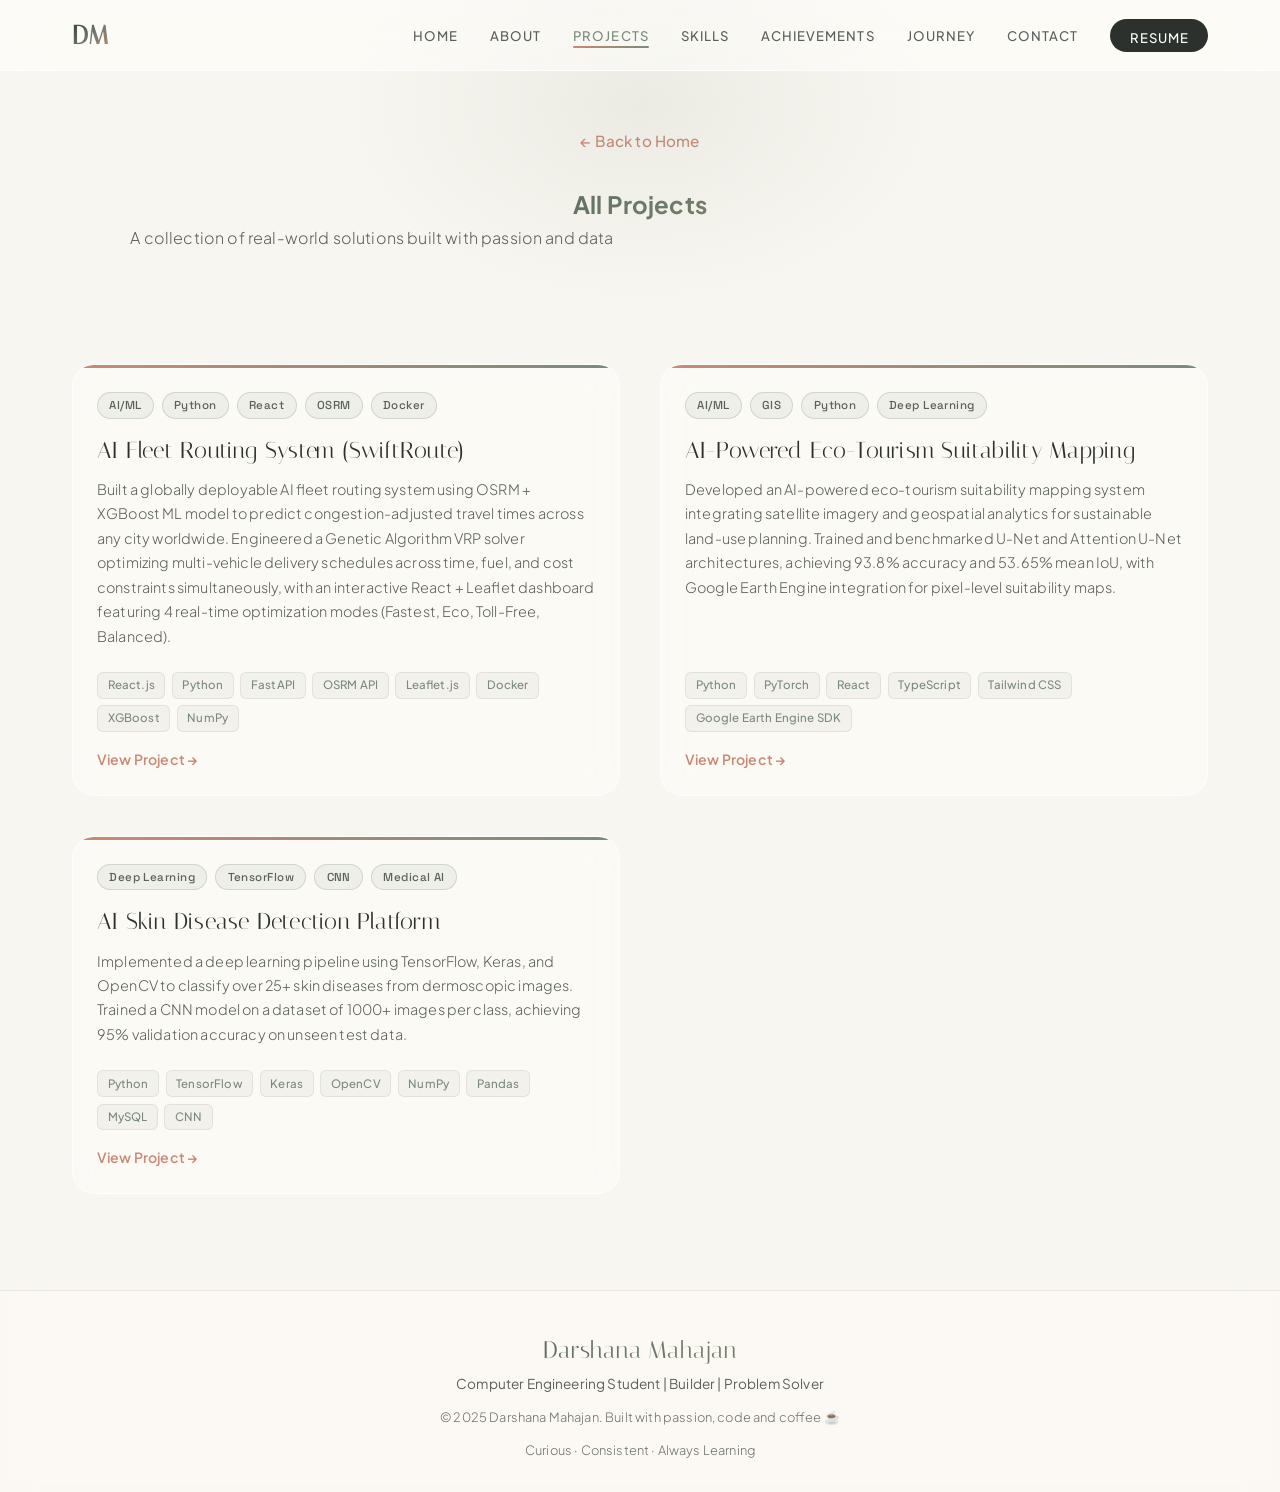
<file: projects.html>
<!DOCTYPE html>
<html lang="en">
<head>
  <meta charset="UTF-8">
  <meta name="viewport" content="width=device-width, initial-scale=1.0">
  <meta name="description" content="All Projects - Darshana Mahajan | Computer Engineering Student, Builder, Problem Solver">
  <title>Projects | Darshana Mahajan</title>
  <link rel="preconnect" href="https://fonts.googleapis.com">
  <link href="https://fonts.googleapis.com/css2?family=Poppins:wght@300;400;500;600;700;800&display=swap" rel="stylesheet">
  <link rel="stylesheet" href="css/style.css">
</head>
<body>

  <!-- ======================== NAVBAR ======================== -->
  <nav class="navbar" id="navbar">
    <div class="navbar-inner">
      <a href="index.html" class="logo">DM</a>
      <button class="hamburger" id="hamburger" aria-label="Toggle menu">
        <span></span><span></span><span></span>
      </button>
      <ul class="nav-links" id="nav-links">
        <li><a href="index.html">Home</a></li>
        <li><a href="index.html#about">About</a></li>
        <li><a href="projects.html" class="active">Projects</a></li>
        <li><a href="index.html#skills">Skills</a></li>
        <li><a href="index.html#achievements">Achievements</a></li>
        <li><a href="index.html#journey">Journey</a></li>
        <li><a href="index.html#contact">Contact</a></li>
        <li><a href="#" class="resume-btn">Resume</a></li>
      </ul>
    </div>
  </nav>

  <!-- ======================== PAGE HERO ======================== -->
  <section class="projects-page-hero">
    <div class="container">
      <a href="index.html" class="back-link">← Back to Home</a>
      <h1 class="gradient-text">All Projects</h1>
      <p class="section-subtitle">A collection of real-world solutions built with passion and data</p>
    </div>
  </section>

  <!-- ======================== ALL PROJECTS GRID ======================== -->
  <section class="all-projects-section">
    <div class="container">
      <div class="all-projects-grid">

        <!-- Project 1: AI Fleet Routing System -->
        <div class="project-card fade-in">
          <div class="project-card-top-border"></div>
          <div class="project-card-body">
            <div class="project-tags">
              <span class="tag">AI/ML</span>
              <span class="tag">Python</span>
              <span class="tag">React</span>
              <span class="tag">OSRM</span>
              <span class="tag">Docker</span>
            </div>
            <h3 class="project-title">AI Fleet Routing System (SwiftRoute)</h3>
            <p class="project-desc">
              Built a globally deployable AI fleet routing system using OSRM + XGBoost ML model to predict
              congestion-adjusted travel times across any city worldwide. Engineered a Genetic Algorithm VRP
              solver optimizing multi-vehicle delivery schedules across time, fuel, and cost constraints
              simultaneously, with an interactive React + Leaflet dashboard featuring 4 real-time optimization
              modes (Fastest, Eco, Toll-Free, Balanced).
            </p>
            <div class="project-tech">
              <span class="tech-badge">React.js</span>
              <span class="tech-badge">Python</span>
              <span class="tech-badge">FastAPI</span>
              <span class="tech-badge">OSRM API</span>
              <span class="tech-badge">Leaflet.js</span>
              <span class="tech-badge">Docker</span>
              <span class="tech-badge">XGBoost</span>
              <span class="tech-badge">NumPy</span>
            </div>
            <a href="#" class="project-link">View Project →</a>
          </div>
        </div>

        <!-- Project 2: AI-Powered Eco-Tourism Suitability Mapping -->
        <div class="project-card fade-in">
          <div class="project-card-top-border"></div>
          <div class="project-card-body">
            <div class="project-tags">
              <span class="tag">AI/ML</span>
              <span class="tag">GIS</span>
              <span class="tag">Python</span>
              <span class="tag">Deep Learning</span>
            </div>
            <h3 class="project-title">AI-Powered Eco-Tourism Suitability Mapping</h3>
            <p class="project-desc">
              Developed an AI-powered eco-tourism suitability mapping system integrating satellite imagery and
              geospatial analytics for sustainable land-use planning. Trained and benchmarked U-Net and Attention
              U-Net architectures, achieving 93.8% accuracy and 53.65% mean IoU, with Google Earth Engine
              integration for pixel-level suitability maps.
            </p>
            <div class="project-tech">
              <span class="tech-badge">Python</span>
              <span class="tech-badge">PyTorch</span>
              <span class="tech-badge">React</span>
              <span class="tech-badge">TypeScript</span>
              <span class="tech-badge">Tailwind CSS</span>
              <span class="tech-badge">Google Earth Engine SDK</span>
            </div>
            <a href="#" class="project-link">View Project →</a>
          </div>
        </div>

        <!-- Project 3: AI Skin Disease Detection Platform -->
        <div class="project-card fade-in">
          <div class="project-card-top-border"></div>
          <div class="project-card-body">
            <div class="project-tags">
              <span class="tag">Deep Learning</span>
              <span class="tag">TensorFlow</span>
              <span class="tag">CNN</span>
              <span class="tag">Medical AI</span>
            </div>
            <h3 class="project-title">AI Skin Disease Detection Platform</h3>
            <p class="project-desc">
              Implemented a deep learning pipeline using TensorFlow, Keras, and OpenCV to classify over 25+
              skin diseases from dermoscopic images. Trained a CNN model on a dataset of 1000+ images per
              class, achieving 95% validation accuracy on unseen test data.
            </p>
            <div class="project-tech">
              <span class="tech-badge">Python</span>
              <span class="tech-badge">TensorFlow</span>
              <span class="tech-badge">Keras</span>
              <span class="tech-badge">OpenCV</span>
              <span class="tech-badge">NumPy</span>
              <span class="tech-badge">Pandas</span>
              <span class="tech-badge">MySQL</span>
              <span class="tech-badge">CNN</span>
            </div>
            <a href="#" class="project-link">View Project →</a>
          </div>
        </div>

      </div>
    </div>
  </section>

  <!-- ======================== FOOTER ======================== -->
  <footer>
    <div class="container">
      <p class="footer-name gradient-text">Darshana Mahajan</p>
      <p class="footer-tagline">Computer Engineering Student | Builder | Problem Solver</p>
      <p class="footer-copy">© 2025 Darshana Mahajan. Built with passion, code and coffee ☕</p>
      <p class="footer-copy">Curious · Consistent · Always Learning</p>
    </div>
  </footer>

  <script src="js/main.js"></script>
</body>
</html>
</file>
<file: css/style.css>
/* ============================================================
   Darshana Mahajan — Portfolio Stylesheet
   Natural-light glassmorphism aesthetic
   (Natural Light palette + Italiana/Plus Jakarta Sans/Space Grotesk)
   ============================================================ */

/* ============================================================
   1. GOOGLE FONTS IMPORT
   ============================================================ */
@import url('https://fonts.googleapis.com/css2?family=Italiana&family=Plus+Jakarta+Sans:wght@300;400;500;600;700&family=Space+Grotesk:wght@400;500;600&family=Fira+Code:wght@400;500&display=swap');

/* ============================================================
   2. CSS DESIGN TOKENS
   ============================================================ */
:root {
  /* ── Natural light backgrounds (kept transparent so canvas shows) ── */
  --bg-primary:    transparent;
  --bg-secondary:  transparent;
  --bg-card:       rgba(255, 255, 255, 0.45);
  --border-card:   rgba(255, 255, 255, 0.7);

  /* ── Page base colour (also used by canvas fill) ── */
  --page-base:     #F8F6F0;

  /* ── Text — warm stone for readability on light bg ── */
  --text-primary:  #2D312E;          /* deep warm stone            */
  --text-secondary:#5A605B;          /* medium muted stone-green   */
  --text-muted:    #8A8F87;          /* light muted stone           */

  /* ── Accents — natural light palette ── */
  --accent-purple: #7A8B7B;          /* flora (kept var name)       */
  --accent-cyan:   #7A8B7B;          /* flora alias                 */
  --accent-pink:   #C88A75;          /* clay                        */
  --accent-teal:   #7A8B7B;          /* flora alias                 */
  --accent-orange: #C88A75;          /* clay alias                  */

  /* Natural light named tokens */
  --color-cream:   #FDFBF7;
  --color-mist:   #EAE6DF;
  --color-sand:   #D8CEBE;
  --color-flora:  #7A8B7B;
  --color-clay:   #C88A75;
  --color-sunlight:#FFEAA7;
  --color-ink:    #2D312E;

  /* ── Gradients (warm earth tones, names kept) ── */
  --gradient-main:     linear-gradient(135deg, #2D312E, #7A8B7B);
  --gradient-warm:     linear-gradient(135deg, #C88A75, #7A8B7B);
  --gradient-cool:     linear-gradient(135deg, #7A8B7B, #D8CEBE);
  --gradient-text-val: linear-gradient(135deg, #2D312E 0%, #687969 50%, #C88A75 100%);

  /* Shape */
  --radius-card:   22px;
  --radius-pill:   50px;
  --radius-sm:     10px;

  /* Transitions */
  --transition-fast: 0.2s ease;
  --transition-mid:  0.35s ease;
  --transition-slow: 0.65s ease;

  /* Typography */
  --font-display: 'Italiana', serif;
  --font-body:    'Plus Jakarta Sans', sans-serif;
  --font-code:    'Fira Code', monospace;
  --font-mono:    'Space Grotesk', sans-serif;
}

/* ============================================================
   3. RESET & BASE STYLES
   ============================================================ */
*,
*::before,
*::after {
  margin: 0;
  padding: 0;
  box-sizing: border-box;
}

html {
  scroll-behavior: smooth;
  font-size: 16px;
}

body {
  font-family: var(--font-body), -apple-system, BlinkMacSystemFont, sans-serif;
  background-color: #F8F6F0;
  color: var(--text-primary);
  overflow-x: hidden;
  line-height: 1.6;
  -webkit-font-smoothing: antialiased;
  -moz-osx-font-smoothing: grayscale;
  font-feature-settings: "kern" 1, "liga" 1;
  letter-spacing: 0.01em;
}

/* ── Global ambient canvas — fixed behind everything ── */
#ambient-canvas {
  position: fixed;
  top: 0; left: 0;
  width: 100vw;
  height: 100vh;
  z-index: -1;
  pointer-events: none;
  display: block;
}

img {
  max-width: 100%;
  height: auto;
  display: block;
}

a {
  color: inherit;
  text-decoration: none;
}

ul,
ol {
  list-style: none;
}

button {
  cursor: pointer;
  border: none;
  background: none;
  font-family: inherit;
}

input,
textarea {
  font-family: inherit;
}

/* Selection highlight — warm clay */
::selection {
  background: rgba(200, 138, 117, 0.2);
  color: #2D312E;
}

::-moz-selection {
  background: rgba(200, 138, 117, 0.2);
  color: #2D312E;
}

/* Custom scrollbar */
::-webkit-scrollbar {
  width: 8px;
}

::-webkit-scrollbar-track {
  background: #F8F6F0;
}

::-webkit-scrollbar-thumb {
  background: rgba(180, 170, 155, 0.3);
  border-radius: 4px;
}

::-webkit-scrollbar-thumb:hover {
  background: rgba(122, 139, 123, 0.6);
}

/* Firefox scrollbar */
html {
  scrollbar-width: thin;
  scrollbar-color: rgba(122, 139, 123, 0.5) #F8F6F0;
}

/* ============================================================
   4. UTILITY CLASSES
   ============================================================ */
.container {
  max-width: 1200px;
  margin: 0 auto;
  padding: 0 2rem;
  width: 100%;
}

/* Gradient text — natural sunlight gradient */
.gradient-text {
  background: var(--gradient-text-val);
  -webkit-background-clip: text;
  -webkit-text-fill-color: transparent;
  background-clip: text;
}

/* Primary button — dark stone, white text, uppercase tracking */
.btn-primary {
  display: inline-flex;
  align-items: center;
  justify-content: center;
  gap: 0.5rem;
  background: #2D312E;
  color: #ffffff;
  font-family: var(--font-body);
  font-size: 0.82rem;
  font-weight: 700;
  padding: 0.9rem 2rem;
  border-radius: var(--radius-pill);
  border: none;
  cursor: pointer;
  text-decoration: none;
  text-transform: uppercase;
  letter-spacing: 0.08em;
  transition: transform var(--transition-fast),
              box-shadow var(--transition-fast),
              opacity var(--transition-fast);
  position: relative;
  overflow: hidden;
  box-shadow: 0 10px 30px rgba(45, 49, 46, 0.18);
}

.btn-primary::before {
  content: '';
  position: absolute;
  inset: 0;
  background: linear-gradient(135deg, #3a403b, #7A8B7B);
  opacity: 0;
  transition: opacity var(--transition-fast);
  border-radius: inherit;
}

.btn-primary:hover {
  transform: translateY(-3px);
  box-shadow: 0 16px 40px rgba(45, 49, 46, 0.28);
}

.btn-primary:hover::before {
  opacity: 1;
}

.btn-primary span,
.btn-primary i {
  position: relative;
  z-index: 1;
}

.btn-primary:focus-visible {
  outline: 2px solid var(--accent-clay, #C88A75);
  outline-offset: 4px;
}

/* Secondary button — glass pill, white border, stone text */
.btn-secondary {
  display: inline-flex;
  align-items: center;
  justify-content: center;
  gap: 0.5rem;
  background: rgba(255, 255, 255, 0.5);
  color: #2D312E;
  font-family: var(--font-body);
  font-size: 0.82rem;
  font-weight: 600;
  padding: 0.9rem 1.95rem;
  border-radius: var(--radius-pill);
  border: 1px solid rgba(255, 255, 255, 0.8);
  background-clip: padding-box;
  cursor: pointer;
  text-decoration: none;
  position: relative;
  transition: color var(--transition-fast),
              background-color var(--transition-fast),
              box-shadow var(--transition-fast),
              transform var(--transition-fast),
              border-color var(--transition-fast);
  letter-spacing: 0.06em;
  -webkit-backdrop-filter: blur(12px);
  backdrop-filter: blur(12px);
}

.btn-secondary::before,
.btn-secondary::after {
  display: none;
}

.btn-secondary:hover {
  color: #2D312E;
  transform: translateY(-3px);
  background: rgba(255, 255, 255, 0.8);
  border-color: rgba(255, 255, 255, 0.95);
  box-shadow: 0 14px 30px rgba(180, 170, 155, 0.2);
}

.btn-secondary:focus-visible {
  outline: 2px solid var(--accent-clay, #C88A75);
  outline-offset: 4px;
}

/* Section titles */
.section-title {
  margin-bottom: 0.5rem;
}

.section-title h2 {
  font-family: var(--font-display);
  font-size: clamp(1.9rem, 4vw, 2.8rem);
  font-weight: 400;
  color: var(--text-primary);
  margin-bottom: 0.75rem;
  line-height: 1.15;
  letter-spacing: 0.01em;
}

.section-title h2 .gradient-text {
  background: var(--gradient-text-val);
  -webkit-background-clip: text;
  -webkit-text-fill-color: transparent;
  background-clip: text;
}

.section-subtitle {
  color: var(--text-secondary);
  font-size: 1rem;
  font-weight: 300;
  max-width: 600px;
  line-height: 1.75;
  font-family: var(--font-body);
}

.section-header {
  margin-bottom: 3rem;
}

/* Fade-in scroll animation */
.fade-in {
  opacity: 0;
  transform: translateY(30px);
  transition: opacity var(--transition-slow),
              transform var(--transition-slow);
}

.fade-in.visible {
  opacity: 1;
  transform: translateY(0);
}

/* Stagger children */
.fade-in:nth-child(1) { transition-delay: 0.05s; }
.fade-in:nth-child(2) { transition-delay: 0.1s; }
.fade-in:nth-child(3) { transition-delay: 0.15s; }
.fade-in:nth-child(4) { transition-delay: 0.2s; }
.fade-in:nth-child(5) { transition-delay: 0.25s; }
.fade-in:nth-child(6) { transition-delay: 0.3s; }

/* ============================================================
   5. KEYFRAME ANIMATIONS
   ============================================================ */
@keyframes fadeInUp {
  from {
    opacity: 0;
    transform: translateY(40px);
  }
  to {
    opacity: 1;
    transform: translateY(0);
  }
}

@keyframes fadeIn {
  from { opacity: 0; }
  to   { opacity: 1; }
}

@keyframes float {
  0%,
  100% {
    transform: translateY(0px);
  }
  50% {
    transform: translateY(-12px);
  }
}

@keyframes pulse {
  0%,
  100% {
    box-shadow: 0 0 0 0 rgba(122, 139, 123, 0.4);
    transform: scale(1);
  }
  50% {
    box-shadow: 0 0 0 14px rgba(122, 139, 123, 0);
    transform: scale(1.04);
  }
}

@keyframes shimmer {
  0% {
    background-position: -200% center;
  }
  100% {
    background-position: 200% center;
  }
}

@keyframes gradientShift {
  0%   { background-position: 0% 50%; }
  50%  { background-position: 100% 50%; }
  100% { background-position: 0% 50%; }
}

@keyframes rotateBorder {
  0%   { transform: rotate(0deg); }
  100% { transform: rotate(360deg); }
}

@keyframes scaleIn {
  from {
    opacity: 0;
    transform: scale(0.9);
  }
  to {
    opacity: 1;
    transform: scale(1);
  }
}

/* Floating helper class */
.floating {
  animation: float 3s ease-in-out infinite;
}

/* ── All sections transparent — canvas shows through ── */
.hero-section,
.about-section, .about,
.skills-section,
.featured-projects-section, .featured-projects,
.journey-section, .journey,
.achievements-section, .achievements,
.contact-section, .contact,
.projects-page, .projects-page-hero, .all-projects-section,
.light-studio-section {
  background: transparent !important;
}

/* ── Navbar: frosted glass with warm tint ── */
.navbar {
  position: fixed;
  top: 0;
  left: 0;
  width: 100%;
  z-index: 1000;
  background: rgba(255, 255, 255, 0.5);
  -webkit-backdrop-filter: blur(22px) saturate(160%);
  backdrop-filter: blur(22px) saturate(160%);
  border-bottom: 1px solid rgba(255, 255, 255, 0.8);
  transition: box-shadow var(--transition-mid),
              background var(--transition-mid);
}

.navbar.scrolled {
  box-shadow: 0 4px 24px rgba(180, 170, 155, 0.16);
  background: rgba(255, 255, 255, 0.7);
}

.navbar-inner {
  display: flex;
  justify-content: space-between;
  align-items: center;
  height: 70px;
  max-width: 1200px;
  margin: 0 auto;
  padding: 0 2rem;
}

/* Logo */
.logo {
  background: var(--gradient-text-val);
  -webkit-background-clip: text;
  -webkit-text-fill-color: transparent;
  background-clip: text;
  font-size: 1.6rem;
  font-weight: 700;
  text-decoration: none;
  letter-spacing: -0.5px;
  flex-shrink: 0;
  font-family: var(--font-display);
}

/* Nav links */
.nav-links {
  display: flex;
  align-items: center;
  gap: 2rem;
  list-style: none;
}

.nav-links a {
  color: var(--text-secondary);
  text-decoration: none;
  font-size: 0.82rem;
  font-weight: 500;
  position: relative;
  padding-bottom: 4px;
  text-transform: uppercase;
  letter-spacing: 0.08em;
  transition: color var(--transition-fast);
}

.nav-links a::after {
  content: '';
  position: absolute;
  bottom: 0;
  left: 0;
  width: 100%;
  height: 2px;
  background: var(--gradient-warm);
  transform: scaleX(0);
  transform-origin: right;
  transition: transform var(--transition-mid);
  border-radius: 2px;
}

.nav-links a:hover {
  color: var(--text-primary);
}

.nav-links a:hover::after {
  transform: scaleX(1);
  transform-origin: left;
}

.nav-links a.active {
  color: var(--accent-flora, #7A8B7B);
}

.nav-links a.active::after {
  transform: scaleX(1);
}

/* Resume button inside nav — matches primary dark style */
.resume-btn {
  display: inline-flex;
  align-items: center;
  gap: 0.4rem;
  background: #2D312E;
  color: #ffffff !important;
  font-size: 0.78rem;
  font-weight: 600;
  padding: 0.5rem 1.2rem;
  border-radius: var(--radius-pill);
  text-transform: uppercase;
  letter-spacing: 0.06em;
  text-decoration: none;
  transition: transform var(--transition-fast),
              box-shadow var(--transition-fast),
              background var(--transition-fast);
  -webkit-text-fill-color: #ffffff !important;
}

.resume-btn:hover {
  transform: translateY(-2px);
  background: #3a403b;
  box-shadow: 0 8px 22px rgba(45, 49, 46, 0.28);
}

.resume-btn::after {
  display: none !important;
}

/* Hamburger button */
.hamburger {
  display: none;
  flex-direction: column;
  justify-content: center;
  align-items: center;
  gap: 5px;
  width: 40px;
  height: 40px;
  cursor: pointer;
  background: transparent;
  border: none;
  padding: 4px;
  z-index: 1001;
  flex-shrink: 0;
}

.hamburger span {
  display: block;
  width: 24px;
  height: 2px;
  background: var(--text-primary);
  border-radius: 2px;
  transition: transform var(--transition-mid),
              opacity var(--transition-mid),
              width var(--transition-mid);
  transform-origin: center;
}

.hamburger.open span:nth-child(1) {
  transform: translateY(7px) rotate(45deg);
}

.hamburger.open span:nth-child(2) {
  opacity: 0;
  width: 0;
}

.hamburger.open span:nth-child(3) {
  transform: translateY(-7px) rotate(-45deg);
}

/* keep .bar alias for compat */
.hamburger .bar {
  display: block;
  width: 24px;
  height: 2px;
  background: var(--text-primary);
  border-radius: 2px;
}

/* Mobile nav overlay */
.nav-overlay {
  display: none;
  position: fixed;
  inset: 0;
  background: rgba(45, 49, 46, 0.4);
  z-index: 998;
  -webkit-backdrop-filter: blur(4px);
  backdrop-filter: blur(4px);
  opacity: 0;
  transition: opacity var(--transition-mid);
}

.nav-overlay.active {
  opacity: 1;
}

/* ============================================================
   7. HERO SECTION
   ============================================================ */
.hero-section {
  min-height: 100vh;
  display: flex;
  align-items: center;
  position: relative;
  overflow: hidden;
  padding-top: 90px;
  padding-bottom: 4rem;
  background: transparent;
}

.hero-container {
  position: relative;
  z-index: 2;
}

/* Hide old hero canvas (replaced by ambient-canvas) */
#particles-canvas { display: none; }
.hero-bg-blob     { display: none; }

/* Availability badge */
.hero-badge {
  display: inline-flex;
  align-items: center;
  gap: 0.5rem;
  background: rgba(122, 139, 123, 0.1);
  border: 1px solid rgba(122, 139, 123, 0.3);
  color: var(--color-flora, #7A8B7B);
  border-radius: var(--radius-pill);
  padding: 0.3rem 1rem;
  font-size: 0.74rem;
  font-weight: 500;
  margin-bottom: 1.5rem;
  letter-spacing: 0.06em;
  text-transform: uppercase;
  font-family: var(--font-mono);
}

.hero-badge-dot {
  width: 7px;
  height: 7px;
  border-radius: 50%;
  background: var(--color-flora, #7A8B7B);
  animation: pulse-dot 2s ease-in-out infinite;
}

@keyframes pulse-dot {
  0%, 100% { opacity: 1; transform: scale(1); }
  50%       { opacity: 0.5; transform: scale(0.7); }
}

.hero-greeting {
  color: var(--text-secondary);
  font-size: 1.05rem;
  font-weight: 400;
  display: block;
  margin-bottom: 0.5rem;
  letter-spacing: 0.04em;
  font-family: var(--font-body);
}

/* Hero name — Italiana serif display */
.hero-name {
  font-family: var(--font-display);
  font-size: clamp(2.8rem, 6.5vw, 5rem);
  font-weight: 400;
  line-height: 1.05;
  letter-spacing: 0.01em;
  margin-bottom: 1.25rem;
  display: block;
}

.name-first {
  color: #2D312E;
  display: block;
}

.name-last {
  background: var(--gradient-text-val);
  -webkit-background-clip: text;
  -webkit-text-fill-color: transparent;
  background-clip: text;
  display: block;
}

/* Typed tagline — Space Grotesk / Fira Code */
.hero-tagline {
  font-size: clamp(1rem, 2.2vw, 1.25rem);
  color: var(--color-clay, #C88A75);
  font-weight: 500;
  margin-bottom: 1.5rem;
  letter-spacing: 0.01em;
  font-family: var(--font-code);
  min-height: 1.8em;
}

.hero-bio {
  color: var(--text-secondary);
  font-size: 1rem;
  max-width: 580px;
  line-height: 1.85;
  margin-bottom: 2.25rem;
  font-weight: 300;
  font-family: var(--font-body);
}

.hero-buttons {
  display: flex;
  gap: 1rem;
  flex-wrap: wrap;
  margin-bottom: 3rem;
}

.btn-arrow {
  display: inline-block;
  transition: transform var(--transition-fast);
}

.btn-primary:hover .btn-arrow {
  transform: translateX(4px);
}

/* Hero stats — warm glass panel */
.hero-stats {
  display: flex;
  align-items: center;
  gap: 0;
  flex-wrap: wrap;
  padding: 1.5rem 2rem;
  background: rgba(255, 255, 255, 0.55);
  -webkit-backdrop-filter: blur(24px) saturate(150%);
  backdrop-filter: blur(24px) saturate(150%);
  border: 1px solid rgba(255, 255, 255, 0.8);
  border-radius: var(--radius-card);
  max-width: 620px;
  box-shadow: 0 12px 40px rgba(180, 170, 155, 0.14), inset 0 1px 0 rgba(255, 255, 255, 0.9);
}

.stat-item {
  flex: 1;
  min-width: 100px;
  text-align: center;
  padding: 0.25rem 0.5rem;
}

/* Stat numbers — Italiana serif */
.stat-number {
  font-family: var(--font-display);
  font-size: 2.1rem;
  font-weight: 400;
  background: var(--gradient-text-val);
  -webkit-background-clip: text;
  -webkit-text-fill-color: transparent;
  background-clip: text;
  display: block;
  line-height: 1.1;
}

.stat-label {
  color: var(--text-muted);
  font-size: 0.7rem;
  margin-top: 0.2rem;
  font-weight: 500;
  letter-spacing: 0.06em;
  text-transform: uppercase;
}

.stat-divider {
  width: 1px;
  height: 40px;
  background: rgba(180, 170, 155, 0.25);
  flex-shrink: 0;
}

/* Fade-up for hero elements */
.fade-up {
  opacity: 0;
  transform: translateY(20px);
  animation: fadeUp 0.7s ease forwards;
}

.hero-badge.fade-up    { animation-delay: 0.1s; }
.hero-greeting.fade-up { animation-delay: 0.2s; }
.hero-name.fade-up     { animation-delay: 0.3s; }
.hero-tagline.fade-up  { animation-delay: 0.4s; }
.hero-bio.fade-up      { animation-delay: 0.5s; }
.hero-buttons.fade-up  { animation-delay: 0.6s; }
.hero-stats.fade-up    { animation-delay: 0.7s; }

@keyframes fadeUp {
  to { opacity: 1; transform: translateY(0); }
}

/* ============================================================
   8. ABOUT SECTION
   ============================================================ */
.about {
  background: var(--bg-secondary);
  padding: 6rem 0;
}

.about-section {
  background: var(--bg-secondary);
  padding: 6rem 0;
}

.about-grid {
  display: grid;
  grid-template-columns: 1fr 2fr;
  gap: 4rem;
  align-items: center;
}

/* Avatar */
.about-avatar-wrap {
  display: flex;
  flex-direction: column;
  align-items: center;
  gap: 1.5rem;
}

.about-avatar-wrapper {
  display: flex;
  flex-direction: column;
  align-items: center;
  gap: 1.5rem;
}

.about-avatar {
  width: 220px;
  height: 220px;
  border-radius: 50%;
  background: var(--gradient-warm);
  padding: 3px;
  margin: 0 auto;
  position: relative;
  animation: pulse 3s ease-in-out infinite;
  flex-shrink: 0;
}

.about-avatar span {
  display: flex;
  align-items: center;
  justify-content: center;
  width: 100%;
  height: 100%;
  border-radius: 50%;
  background: #FDFBF7;
  font-family: var(--font-display);
  font-size: 3rem;
  color: #2D312E;
}

.about-avatar-inner {
  width: 100%;
  height: 100%;
  border-radius: 50%;
  background: #FDFBF7;
  display: flex;
  align-items: center;
  justify-content: center;
  font-size: 3rem;
  font-weight: 800;
  background: var(--gradient-main);
  -webkit-background-clip: text;
  -webkit-text-fill-color: transparent;
  background-clip: text;
  position: relative;
}

.about-avatar-inner::before {
  content: '';
  position: absolute;
  inset: 0;
  border-radius: 50%;
  background: #FDFBF7;
  z-index: -1;
}

.about-avatar-ring {
  width: 240px;
  height: 240px;
  border-radius: 50%;
  border: 1px dashed rgba(122, 139, 123, 0.4);
  position: absolute;
  animation: rotateBorder 18s linear infinite;
  pointer-events: none;
}

/* About text — heading Italiana */
.about-text h2 {
  background: var(--gradient-text-val);
  -webkit-background-clip: text;
  -webkit-text-fill-color: transparent;
  background-clip: text;
  font-family: var(--font-display);
  font-size: 2.4rem;
  font-weight: 400;
  margin-bottom: 1rem;
  line-height: 1.2;
  letter-spacing: 0.01em;
}

.about-text p {
  color: var(--text-secondary);
  line-height: 1.8;
  margin-bottom: 1.5rem;
  font-size: 0.98rem;
  font-weight: 300;
}

.about-bio {
  color: var(--text-secondary);
  line-height: 1.8;
  margin-bottom: 1.5rem;
  font-size: 0.98rem;
}

.about-details {
  display: grid;
  grid-template-columns: 1fr 1fr;
  gap: 0.75rem;
  margin-bottom: 2rem;
}

.about-detail-item {
  display: flex;
  align-items: center;
  gap: 0.5rem;
  color: var(--text-secondary);
  font-size: 0.9rem;
}

.about-detail-item span {
  color: var(--color-flora, #7A8B7B);
}

/* Tech stack icon-card grid */
.tech-stack-heading {
  font-family: var(--font-mono);
  font-size: 0.74rem;
  font-weight: 600;
  color: var(--text-secondary);
  letter-spacing: 0.12em;
  text-transform: uppercase;
  margin-bottom: 1.25rem;
  margin-top: 2.5rem;
}

.tech-icon-grid {
  display: grid;
  grid-template-columns: repeat(auto-fill, minmax(90px, 1fr));
  gap: 0.75rem;
}

.tech-icon-card {
  background: rgba(255, 255, 255, 0.5);
  -webkit-backdrop-filter: blur(16px);
  backdrop-filter: blur(16px);
  border: 1px solid rgba(255, 255, 255, 0.7);
  border-radius: 16px;
  padding: 1rem 0.5rem 0.75rem;
  text-align: center;
  cursor: default;
  transition: transform 0.3s cubic-bezier(0.16,1,0.3,1),
              box-shadow 0.3s cubic-bezier(0.16,1,0.3,1),
              background 0.3s ease,
              border-color 0.3s ease;
  position: relative;
  overflow: hidden;
}

.tech-icon-card::before {
  content: '';
  position: absolute;
  bottom: 0; left: 0; right: 0;
  height: 3px;
  background: var(--card-accent, #7A8B7B);
  opacity: 0;
  transition: opacity 0.3s ease;
}

.tech-icon-card:hover {
  transform: translateY(-5px);
  background: rgba(255, 255, 255, 0.75);
  border-color: rgba(255, 255, 255, 0.95);
  box-shadow: 0 14px 34px rgba(160, 150, 135, 0.18);
}

.tech-icon-card:hover::before {
  opacity: 1;
}

.tech-icon-img {
  width: 44px;
  height: 44px;
  margin: 0 auto 0.6rem;
  display: flex;
  align-items: center;
  justify-content: center;
}

.tech-icon-img img {
  width: 100%;
  height: 100%;
  object-fit: contain;
}

.tech-icon-card span {
  font-family: var(--font-body);
  font-size: 0.75rem;
  font-weight: 500;
  color: var(--text-secondary);
  display: block;
  white-space: nowrap;
  overflow: hidden;
  text-overflow: ellipsis;
}

/* Keep old classes for compat */
.tech-stack-grid { display: none; }
.tech-item { display: none; }
.tech-emoji { display: none; }
.tech-name  { display: none; }

/* ============================================================
   9. SKILLS SECTION — Bento Grid
   ============================================================ */
.skills-section {
  padding: 7rem 0 6rem;
  background: var(--bg-primary);
  overflow: hidden;
  position: relative;
}

/* Decorative background mesh — warm */
.skills-section::before {
  content: '';
  position: absolute;
  inset: 0;
  background-image:
    radial-gradient(circle at 20% 30%, rgba(122,139,123,0.07) 0%, transparent 50%),
    radial-gradient(circle at 80% 70%, rgba(200,138,117,0.06) 0%, transparent 50%);
  pointer-events: none;
  z-index: 0;
}

/* ── Header ── */
.skills-header {
  text-align: center;
  margin-bottom: 3.5rem;
  position: relative;
  z-index: 1;
}

.skills-eyebrow {
  display: flex;
  align-items: center;
  justify-content: center;
  gap: 1rem;
  margin-bottom: 1rem;
}

.eyebrow-line {
  display: block;
  width: 40px;
  height: 1px;
  background: var(--gradient-warm);
  opacity: 0.6;
}

.eyebrow-text {
  font-family: var(--font-mono);
  font-size: 0.72rem;
  font-weight: 500;
  letter-spacing: 0.2em;
  color: var(--color-flora, #7A8B7B);
  text-transform: uppercase;
}

/* Skills heading — Italiana serif */
.skills-heading {
  font-family: var(--font-display);
  font-size: clamp(2rem, 4.5vw, 3.2rem);
  font-weight: 400;
  color: var(--text-primary);
  line-height: 1.1;
  letter-spacing: 0.01em;
  margin-bottom: 0.75rem;
}

.skills-heading em {
  font-style: normal;
  background: var(--gradient-text-val);
  -webkit-background-clip: text;
  -webkit-text-fill-color: transparent;
  background-clip: text;
}

.skills-subtext {
  color: var(--text-secondary);
  font-size: 1rem;
  font-weight: 300;
  font-family: var(--font-body);
}

/* ── Bento Grid ── */
.skills-bento {
  display: grid;
  grid-template-columns: 220px 1fr 1fr;
  grid-template-rows: auto auto;
  gap: 1.25rem;
  position: relative;
  z-index: 1;
}

/* Base card — warm glass morphism */
.sb-card {
  border-radius: 24px;
  padding: 1.75rem;
  position: relative;
  overflow: hidden;
  background: rgba(255, 255, 255, 0.45);
  -webkit-backdrop-filter: blur(16px) saturate(160%);
  backdrop-filter: blur(16px) saturate(160%);
  border: 1px solid rgba(255, 255, 255, 0.7);
  box-shadow: 0 8px 32px rgba(180, 170, 155, 0.12), inset 0 1px 0 rgba(255, 255, 255, 0.9);
  transition: transform 0.5s cubic-bezier(0.16, 1, 0.3, 1),
              box-shadow 0.5s cubic-bezier(0.16, 1, 0.3, 1),
              background 0.5s cubic-bezier(0.16, 1, 0.3, 1),
              border-color 0.5s cubic-bezier(0.16, 1, 0.3, 1);
}

.sb-card:hover {
  transform: translateY(-4px);
  background: rgba(255, 255, 255, 0.75);
  border-color: rgba(255, 255, 255, 0.95);
  box-shadow: 0 25px 45px rgba(160, 150, 135, 0.18);
}

/* Ambient glow orb inside each card — warm tones */
.sb-glow {
  position: absolute;
  width: 200px;
  height: 200px;
  border-radius: 50%;
  filter: blur(60px);
  opacity: 0.3;
  top: -40px;
  right: -40px;
  pointer-events: none;
  transition: opacity 0.3s ease;
}
.sb-card:hover .sb-glow { opacity: 0.5; }

/* Per-category glow colours — warm flora/clay/sand */
.sb-lang  .sb-glow  { background: #7A8B7B; }
.sb-ai    .sb-glow  { background: #C88A75; }
.sb-web   .sb-glow  { background: #D8CEBE; }
.sb-db    .sb-glow  { background: #7A8B7B; }
.sb-tools .sb-glow  { background: #C88A75; }
.sb-stat  .sb-glow  { background: linear-gradient(135deg, #7A8B7B, #C88A75); }

/* Per-category accent borders — warm */
.sb-lang  { border-top: 3px solid #7A8B7B; }
.sb-ai    { border-top: 3px solid #C88A75; }
.sb-web   { border-top: 3px solid #D8CEBE; }
.sb-db    { border-top: 3px solid #7A8B7B; }
.sb-tools { border-top: 3px solid #C88A75; }
.sb-stat  { border-top: 3px solid transparent;
            background: linear-gradient(#fff,#fff) padding-box,
                        var(--gradient-warm) border-box;
            border: 2px solid transparent; }

/* Grid placement */
.sb-lang     { grid-row: 1 / 3; }          /* tall left column */
.sb-ai       { grid-column: 2 / 4; }       /* wide featured    */
.sb-web      { grid-column: 2 / 3; }
.sb-db       { grid-column: 3 / 4; }
.sb-tools    { grid-column: 2 / 3; }
.sb-stat     { grid-column: 3 / 4; }

/* ── Card header ── */
.sb-card-header {
  display: flex;
  align-items: center;
  gap: 0.6rem;
  margin-bottom: 1.25rem;
  flex-wrap: wrap;
}

.sb-icon {
  font-size: 1.3rem;
  line-height: 1;
}

.sb-card-header h3 {
  font-family: var(--font-display);
  font-size: 1.25rem;
  font-weight: 400;
  color: var(--text-primary);
  letter-spacing: 0.01em;
}

.sb-badge {
  font-family: var(--font-mono);
  font-size: 0.68rem;
  font-weight: 500;
  letter-spacing: 0.05em;
  background: rgba(200, 138, 117, 0.12);
  color: var(--color-clay, #C88A75);
  border: 1px solid rgba(200, 138, 117, 0.2);
  border-radius: 20px;
  padding: 0.2rem 0.6rem;
  margin-left: auto;
}

/* ── Node list (Languages / Databases / Tools) ── */
.sb-nodes {
  list-style: none;
  display: flex;
  flex-direction: column;
  gap: 0.55rem;
}

.sb-nodes li {
  display: flex;
  align-items: center;
  gap: 0.6rem;
  font-family: var(--font-body);
  font-size: 0.88rem;
  font-weight: 500;
  color: var(--text-secondary);
  transition: color 0.2s ease, transform 0.2s ease;
}

.sb-nodes li:hover {
  color: var(--text-primary);
  transform: translateX(4px);
}

.sb-dot {
  width: 7px;
  height: 7px;
  border-radius: 50%;
  flex-shrink: 0;
  transition: transform 0.2s ease;
}
.sb-nodes li:hover .sb-dot { transform: scale(1.5); }

.sb-lang  .sb-dot  { background: #7A8B7B; box-shadow: 0 0 6px rgba(122,139,123,0.6); }
.sb-db    .sb-dot  { background: #7A8B7B; box-shadow: 0 0 6px rgba(122,139,123,0.6); }
.sb-tools .sb-dot  { background: #C88A75; box-shadow: 0 0 6px rgba(200,138,117,0.6); }

/* ── Count badge (bottom-right of card) ── */
.sb-count {
  position: absolute;
  bottom: 1.25rem;
  right: 1.25rem;
  font-family: var(--font-display);
  font-size: 2.2rem;
  font-weight: 400;
  line-height: 1;
  opacity: 0.1;
  color: #2D312E;
  pointer-events: none;
  user-select: none;
}

/* ── AI card — mini progress bars ── */
.sb-ai-grid {
  display: grid;
  grid-template-columns: 1fr 1fr;
  gap: 0.75rem 2rem;
}

.sb-ai-item {
  display: flex;
  flex-direction: column;
  gap: 0.3rem;
}

.sb-ai-item span {
  font-family: var(--font-body);
  font-size: 0.82rem;
  font-weight: 500;
  color: var(--text-secondary);
}

.sb-ai-bar {
  height: 4px;
  border-radius: 4px;
  background: rgba(200, 138, 117, 0.15);
  position: relative;
  overflow: hidden;
}

.sb-ai-bar::after {
  content: '';
  position: absolute;
  left: 0; top: 0; bottom: 0;
  width: var(--pct);
  background: linear-gradient(90deg, #C88A75, #7A8B7B);
  border-radius: 4px;
  animation: barGrow 1.2s cubic-bezier(0.16,1,0.3,1) both;
}

@keyframes barGrow {
  from { width: 0; }
  to   { width: var(--pct); }
}

/* ── Web card — floating tag cloud — warm ── */
.sb-tag-cloud {
  display: flex;
  flex-wrap: wrap;
  gap: 0.5rem;
  margin-bottom: 1.5rem;
}

.sb-tag-cloud span {
  font-family: var(--font-body);
  font-size: 0.8rem;
  font-weight: 600;
  color: #5A605B;
  background: rgba(122, 139, 123, 0.1);
  border: 1px solid rgba(122, 139, 123, 0.2);
  border-radius: 8px;
  padding: 0.28rem 0.7rem;
  transition: background 0.2s ease, transform 0.2s ease, box-shadow 0.2s ease;
  cursor: default;
}

.sb-tag-cloud span:hover {
  background: rgba(122, 139, 123, 0.18);
  transform: translateY(-2px);
  box-shadow: 0 4px 12px rgba(122, 139, 123, 0.2);
}

/* ── Stat card ── */
.sb-stat {
  display: flex;
  align-items: center;
  justify-content: center;
}

.sb-stat-inner {
  text-align: center;
  display: flex;
  flex-direction: column;
  align-items: center;
  gap: 0.2rem;
}

.sb-stat-num {
  font-family: var(--font-display);
  font-size: 3.5rem;
  font-weight: 400;
  line-height: 1;
  background: var(--gradient-text-val);
  -webkit-background-clip: text;
  -webkit-text-fill-color: transparent;
  background-clip: text;
}

.sb-stat-label {
  font-family: var(--font-body);
  font-size: 0.95rem;
  font-weight: 600;
  color: var(--text-primary);
}

.sb-stat-sub {
  font-family: var(--font-body);
  font-size: 0.78rem;
  color: var(--text-muted);
  font-weight: 300;
}

/* ── Featured AI card pulse ring — warm ── */
.sb-featured {
  position: relative;
}
.sb-featured::after {
  content: '';
  position: absolute;
  inset: -1px;
  border-radius: 25px;
  background: linear-gradient(135deg, rgba(200,138,117,0.3), rgba(122,139,123,0.2), rgba(216,206,190,0.3));
  z-index: -1;
  animation: gentlePulse 3s ease-in-out infinite;
}
@keyframes gentlePulse {
  0%,100% { opacity: 0.5; }
  50%      { opacity: 1; }
}

/* ── Silence old classes ── */
.skills-spotlight-wrap, .skills-cloud, .skills-legend,
.skills-orbit-wrapper, .skills-categories,
.skill-pill, .orbit-pill, .section-label { display: none !important; }

/* ── Responsive ── */
@media (max-width: 900px) {
  .skills-bento {
    grid-template-columns: 1fr 1fr;
    grid-template-rows: auto;
  }
  .sb-lang  { grid-row: auto; }
  .sb-ai    { grid-column: 1 / 3; }
  .sb-web   { grid-column: 1 / 2; }
  .sb-db    { grid-column: 2 / 3; }
  .sb-tools { grid-column: 1 / 2; }
  .sb-stat  { grid-column: 2 / 3; }
}

@media (max-width: 560px) {
  .skills-bento {
    grid-template-columns: 1fr;
  }
  .sb-ai, .sb-web, .sb-db, .sb-tools, .sb-stat { grid-column: 1; }
  .sb-ai-grid { grid-template-columns: 1fr; }
  .sb-stat-num { font-size: 2.8rem; }
}

/* ============================================================
   10. FEATURED PROJECTS SECTION
   ============================================================ */
.featured-projects {
  padding: 6rem 0;
  background: var(--bg-secondary);
}

.featured-projects-section {
  padding: 6rem 0;
}

.projects-grid {
  display: grid;
  grid-template-columns: repeat(auto-fit, minmax(340px, 1fr));
  gap: 2rem;
}

/* Project card — warm glass */
.project-card {
  background: rgba(255, 255, 255, 0.45);
  -webkit-backdrop-filter: blur(16px) saturate(160%);
  backdrop-filter: blur(16px) saturate(160%);
  border: 1px solid rgba(255, 255, 255, 0.7);
  border-radius: var(--radius-card);
  overflow: hidden;
  transition: transform 0.5s cubic-bezier(0.16, 1, 0.3, 1),
              box-shadow 0.5s cubic-bezier(0.16, 1, 0.3, 1),
              background 0.5s cubic-bezier(0.16, 1, 0.3, 1),
              border-color 0.5s cubic-bezier(0.16, 1, 0.3, 1);
  display: flex;
  flex-direction: column;
}

.project-card:hover {
  transform: translateY(-4px);
  background: rgba(255, 255, 255, 0.75);
  box-shadow: 0 25px 45px rgba(160, 150, 135, 0.18);
  border-color: rgba(255, 255, 255, 0.95);
}

.project-card-top-border {
  height: 3px;
  background: var(--gradient-warm);
  flex-shrink: 0;
}

.project-card-body {
  padding: 1.5rem;
  display: flex;
  flex-direction: column;
  flex: 1;
}

.project-tags {
  display: flex;
  flex-wrap: wrap;
  gap: 0.5rem;
  margin-bottom: 1rem;
}

.project-tags .tag {
  background: rgba(122, 139, 123, 0.1);
  border: 1px solid rgba(122, 139, 123, 0.25);
  color: #5A605B;
  border-radius: var(--radius-pill);
  padding: 0.2rem 0.7rem;
  font-size: 0.72rem;
  font-weight: 500;
  font-family: var(--font-mono);
  letter-spacing: 0.04em;
  cursor: default;
}

/* keep .project-tag alias same styling */
.project-tag {
  background: rgba(122, 139, 123, 0.1);
  border: 1px solid rgba(122, 139, 123, 0.25);
  color: #5A605B;
  border-radius: var(--radius-pill);
  padding: 0.2rem 0.7rem;
  font-size: 0.72rem;
  font-weight: 500;
  font-family: var(--font-mono);
  cursor: default;
}

/* Project title — Italiana */
.project-title {
  color: var(--text-primary);
  font-family: var(--font-display);
  font-size: 1.45rem;
  font-weight: 400;
  margin-bottom: 0.75rem;
  line-height: 1.3;
  letter-spacing: 0.01em;
}

.project-desc {
  color: var(--text-secondary);
  font-size: 0.9rem;
  line-height: 1.7;
  margin-bottom: 1.5rem;
  font-weight: 300;
  flex: 1;
}

.project-tech {
  display: flex;
  flex-wrap: wrap;
  gap: 0.4rem;
  margin-bottom: 1rem;
}

.tech-badge {
  background: rgba(122, 139, 123, 0.08);
  border-radius: 6px;
  padding: 0.2rem 0.6rem;
  font-size: 0.72rem;
  color: var(--color-flora, #7A8B7B);
  font-weight: 500;
  border: 1px solid rgba(122, 139, 123, 0.15);
  font-family: var(--font-body);
}

.project-links {
  display: flex;
  align-items: center;
  gap: 1rem;
  margin-top: auto;
}

.project-link {
  color: var(--color-clay, #C88A75);
  font-weight: 600;
  font-size: 0.88rem;
  text-decoration: none;
  display: inline-flex;
  align-items: center;
  gap: 0.3rem;
  transition: color var(--transition-fast),
              gap var(--transition-fast);
}

.project-link:hover {
  color: var(--color-flora, #7A8B7B);
  gap: 0.6rem;
}

/* View all projects */
.view-all-wrap {
  text-align: center;
  margin-top: 3rem;
}

.projects-cta {
  text-align: center;
  margin-top: 3rem;
}

/* ============================================================
   11. JOURNEY SECTION
   ============================================================ */
.journey {
  padding: 6rem 0;
  background: var(--bg-primary);
}

.journey-section {
  padding: 6rem 0;
}

.journey-timeline {
  display: flex;
  justify-content: center;
  align-items: flex-start;
  gap: 0;
  flex-wrap: wrap;
  position: relative;
  margin-top: 1rem;
}

/* Horizontal connector line — warm earth gradient */
.journey-timeline::before {
  content: '';
  position: absolute;
  top: 28px;
  left: 10%;
  right: 10%;
  height: 2px;
  background: linear-gradient(90deg, #2D312E, #7A8B7B);
  opacity: 0.3;
  z-index: 0;
}

.journey-step {
  flex: 1;
  min-width: 180px;
  max-width: 220px;
  text-align: center;
  position: relative;
  padding-top: 0;
  z-index: 1;
  transition: transform var(--transition-mid);
}

.journey-step:hover {
  transform: translateY(-6px);
}

/* Connector line segments between steps — warm */
.journey-step:not(:last-child)::after {
  content: '';
  position: absolute;
  top: 30px;
  left: calc(50% + 30px);
  right: calc(-50% + 30px);
  height: 2px;
  background: linear-gradient(90deg, rgba(122, 139, 123, 0.4), rgba(200, 138, 117, 0.4));
  z-index: 0;
}

/* Journey icon — warm earth gradient circle */
.journey-icon {
  width: 60px;
  height: 60px;
  border-radius: 50%;
  background: var(--gradient-warm);
  margin: 0 auto 1rem;
  display: flex;
  align-items: center;
  justify-content: center;
  font-size: 1.5rem;
  position: relative;
  z-index: 2;
  box-shadow: 0 0 20px rgba(122, 139, 123, 0.4);
  transition: box-shadow var(--transition-mid),
              transform var(--transition-fast);
}

.journey-step:hover .journey-icon {
  box-shadow: 0 0 30px rgba(200, 138, 117, 0.5);
  transform: scale(1.1);
}

/* keep .journey-step-icon alias */
.journey-step-icon {
  width: 60px;
  height: 60px;
  border-radius: 50%;
  background: var(--gradient-warm);
  margin: 0 auto 1rem;
  display: flex;
  align-items: center;
  justify-content: center;
  font-size: 1.5rem;
  position: relative;
  z-index: 2;
  box-shadow: 0 0 20px rgba(122, 139, 123, 0.4);
}

/* Journey number — Space Grotesk */
.journey-number {
  background: var(--gradient-text-val);
  -webkit-background-clip: text;
  -webkit-text-fill-color: transparent;
  background-clip: text;
  font-family: var(--font-mono);
  font-size: 0.8rem;
  font-weight: 600;
  text-transform: uppercase;
  letter-spacing: 0.12em;
  display: block;
  margin-bottom: 0.25rem;
}

.journey-step-number {
  background: var(--gradient-text-val);
  -webkit-background-clip: text;
  -webkit-text-fill-color: transparent;
  background-clip: text;
  font-family: var(--font-mono);
  font-size: 0.8rem;
  font-weight: 600;
  text-transform: uppercase;
  letter-spacing: 0.12em;
  display: block;
}

/* Journey title — Italiana */
.journey-title {
  color: var(--text-primary);
  font-family: var(--font-display);
  font-size: 1.25rem;
  font-weight: 400;
  margin: 0.5rem 0 0.4rem;
  line-height: 1.3;
  letter-spacing: 0.01em;
}

.journey-step-title {
  color: var(--text-primary);
  font-family: var(--font-display);
  font-size: 1.25rem;
  font-weight: 400;
  margin: 0.5rem 0 0.4rem;
  line-height: 1.3;
}

.journey-desc {
  color: var(--text-secondary);
  font-size: 0.85rem;
  line-height: 1.5;
  padding: 0 0.5rem;
  font-weight: 300;
}

.journey-step-desc {
  color: var(--text-secondary);
  font-size: 0.85rem;
  line-height: 1.5;
  padding: 0 0.5rem;
}

.journey-connector {
  display: none;
}

/* ============================================================
   12. ACHIEVEMENTS SECTION
   ============================================================ */
.achievements {
  padding: 6rem 0;
  background: var(--bg-secondary);
}

.achievements-section {
  padding: 6rem 0;
}

/* Achievements card — warm glass */
.achievements-card {
  background: rgba(255, 255, 255, 0.45);
  -webkit-backdrop-filter: blur(16px) saturate(160%);
  backdrop-filter: blur(16px) saturate(160%);
  border: 1px solid rgba(255, 255, 255, 0.7);
  border-radius: var(--radius-card);
  padding: 3rem;
  max-width: 800px;
  margin: 0 auto;
  box-shadow: 0 12px 40px rgba(180, 170, 155, 0.12), inset 0 1px 0 rgba(255, 255, 255, 0.9);
  transition: border-color var(--transition-mid),
              box-shadow var(--transition-mid),
              background var(--transition-mid);
}

.achievements-card:hover {
  border-color: rgba(255, 255, 255, 0.95);
  box-shadow: 0 16px 48px rgba(160, 150, 135, 0.18);
  background: rgba(255, 255, 255, 0.6);
}

.achievement-item {
  display: flex;
  align-items: flex-start;
  gap: 1rem;
  padding: 1.25rem 0;
  border-bottom: 1px solid rgba(180, 170, 155, 0.18);
  transition: transform var(--transition-fast);
}

.achievement-item:last-child {
  border-bottom: none;
  padding-bottom: 0;
}

.achievement-item:first-child {
  padding-top: 0;
}

.achievement-item:hover {
  transform: translateX(4px);
}

.achievement-star {
  font-size: 1.3rem;
  margin-top: 0.1rem;
  flex-shrink: 0;
  width: 1.5rem;
  text-align: center;
  filter: drop-shadow(0 0 6px rgba(200, 138, 117, 0.5));
}

.achievement-icon {
  color: var(--color-clay, #C88A75);
  font-size: 1.3rem;
  margin-top: 0.1rem;
  flex-shrink: 0;
  width: 1.5rem;
  text-align: center;
}

.achievement-content {
  flex: 1;
}

.achievement-header h3 {
  color: var(--text-primary);
  font-family: var(--font-display);
  font-weight: 400;
  font-size: 1.25rem;
  margin-bottom: 0.3rem;
  line-height: 1.4;
  letter-spacing: 0.01em;
}

.achievement-text h4 {
  color: var(--text-primary);
  font-weight: 600;
  font-size: 1rem;
  margin-bottom: 0.3rem;
  line-height: 1.4;
}

.achievement-content p {
  color: var(--text-secondary);
  font-size: 0.9rem;
  line-height: 1.6;
  font-weight: 300;
}

.achievement-text p {
  color: var(--text-secondary);
  font-size: 0.9rem;
  line-height: 1.6;
}

/* ============================================================
   13. CONTACT SECTION
   ============================================================ */
.contact {
  padding: 6rem 0;
  background: var(--bg-primary);
  text-align: center;
}

.contact-section {
  padding: 6rem 0;
  text-align: center;
}

/* Contact heading — Italiana */
.contact-heading {
  background: var(--gradient-text-val);
  -webkit-background-clip: text;
  -webkit-text-fill-color: transparent;
  background-clip: text;
  font-family: var(--font-display);
  font-size: clamp(1.9rem, 4vw, 2.8rem);
  font-weight: 400;
  margin-bottom: 1rem;
  line-height: 1.2;
  letter-spacing: 0.01em;
}

.contact-sub {
  color: var(--text-secondary);
  font-size: 1.1rem;
  margin-bottom: 2.5rem;
  max-width: 500px;
  margin-left: auto;
  margin-right: auto;
  line-height: 1.7;
  font-weight: 300;
}

.contact-email-cta {
  margin-bottom: 2.5rem;
}

.contact-phone {
  display: flex;
  align-items: center;
  justify-content: center;
  gap: 0.5rem;
  margin-top: 2rem;
  font-size: 1rem;
  color: var(--text-secondary);
  font-weight: 400;
}

.contact-phone a {
  color: var(--color-clay, #C88A75);
  font-weight: 600;
  text-decoration: none;
  transition: color var(--transition-fast);
}

.contact-phone a:hover {
  color: var(--color-flora, #7A8B7B);
}

.social-links {
  display: flex;
  justify-content: center;
  gap: 1.5rem;
  flex-wrap: wrap;
  margin-top: 1rem;
}

/* Social link — warm glass pill */
.social-link {
  display: flex;
  align-items: center;
  gap: 0.5rem;
  padding: 0.75rem 1.5rem;
  background: rgba(255, 255, 255, 0.5);
  border: 1px solid rgba(255, 255, 255, 0.8);
  border-radius: var(--radius-pill);
  color: var(--text-primary);
  text-decoration: none;
  font-size: 0.88rem;
  font-weight: 500;
  -webkit-backdrop-filter: blur(12px);
  backdrop-filter: blur(12px);
  transition: border-color var(--transition-mid),
              color var(--transition-mid),
              transform var(--transition-fast),
              background var(--transition-mid),
              box-shadow var(--transition-mid);
}

.social-link:hover {
  border-color: rgba(255, 255, 255, 0.95);
  color: var(--color-clay, #C88A75);
  transform: translateY(-3px);
  background: rgba(255, 255, 255, 0.8);
  box-shadow: 0 10px 28px rgba(180, 170, 155, 0.2);
}

.social-link:focus-visible {
  outline: 2px solid var(--accent-clay, #C88A75);
  outline-offset: 4px;
}

.social-icon {
  font-size: 1.1rem;
}

/* ============================================================
   14. FOOTER
   ============================================================ */
footer {
  background: rgba(253, 251, 247, 0.6);
  -webkit-backdrop-filter: blur(16px) saturate(140%);
  backdrop-filter: blur(16px) saturate(140%);
  padding: 2.5rem 0 2rem;
  text-align: center;
  border-top: 1px solid rgba(180, 170, 155, 0.2);
}

.footer-inner {
  display: flex;
  flex-direction: column;
  align-items: center;
  gap: 0.5rem;
}

/* Footer name — Italiana */
.footer-name {
  background: var(--gradient-text-val);
  -webkit-background-clip: text;
  -webkit-text-fill-color: transparent;
  background-clip: text;
  font-family: var(--font-display);
  font-weight: 400;
  font-size: 1.5rem;
  margin-bottom: 0.25rem;
  letter-spacing: 0.01em;
}

.footer-tagline {
  color: var(--text-secondary);
  font-size: 0.85rem;
  font-weight: 400;
}

.footer-copy {
  color: #6b7268;
  font-size: 0.8rem;
  margin-top: 0.75rem;
  font-weight: 300;
}

.footer-copy a {
  color: var(--color-clay, #C88A75);
  text-decoration: none;
  transition: color var(--transition-fast);
}

.footer-copy a:hover {
  color: var(--color-flora, #7A8B7B);
}

/* ============================================================
   15. PROJECTS PAGE SPECIFICS
   ============================================================ */
.projects-page {
  min-height: 100vh;
  background: var(--bg-primary);
}

.projects-page-hero {
  padding: 8rem 0 4rem;
  text-align: center;
  background: var(--bg-primary);
  position: relative;
  overflow: hidden;
}

.projects-page-hero::before {
  content: '';
  position: absolute;
  top: -30%;
  left: 50%;
  transform: translateX(-50%);
  width: 600px;
  height: 400px;
  background: radial-gradient(ellipse, rgba(122, 139, 123, 0.1) 0%, transparent 70%);
  pointer-events: none;
}

.back-link {
  color: var(--color-clay, #C88A75);
  text-decoration: none;
  display: inline-flex;
  align-items: center;
  gap: 0.5rem;
  margin-bottom: 2rem;
  font-size: 0.95rem;
  font-weight: 500;
  transition: color var(--transition-fast),
              gap var(--transition-fast);
}

.back-link:hover {
  color: var(--color-flora, #7A8B7B);
  gap: 0.75rem;
  text-decoration: underline;
  text-underline-offset: 3px;
}

.all-projects-section {
  padding: 3rem 0 6rem;
  background: var(--bg-primary);
}

.all-projects-grid {
  display: grid;
  grid-template-columns: repeat(auto-fit, minmax(380px, 1fr));
  gap: 2.5rem;
}

/* Filter buttons for projects page — warm */
.projects-filter {
  display: flex;
  justify-content: center;
  flex-wrap: wrap;
  gap: 0.75rem;
  margin-bottom: 3rem;
}

.filter-btn {
  background: rgba(255, 255, 255, 0.5);
  border: 1px solid rgba(255, 255, 255, 0.8);
  color: var(--text-secondary);
  border-radius: var(--radius-pill);
  padding: 0.4rem 1rem;
  font-size: 0.85rem;
  font-weight: 500;
  cursor: pointer;
  font-family: var(--font-body);
  -webkit-backdrop-filter: blur(12px);
  backdrop-filter: blur(12px);
  transition: background var(--transition-fast),
              border-color var(--transition-fast),
              color var(--transition-fast);
}

.filter-btn:hover,
.filter-btn.active {
  background: rgba(122, 139, 123, 0.15);
  border-color: rgba(122, 139, 123, 0.4);
  color: var(--text-primary);
}

/* ============================================================
   16. SECTION DIVIDERS / MISC
   ============================================================ */
.section-divider {
  height: 1px;
  background: linear-gradient(90deg, transparent, rgba(180, 170, 155, 0.25), transparent);
  margin: 0;
}

/* Highlighted span inside headings */
.highlight {
  position: relative;
  display: inline-block;
}

.highlight::after {
  content: '';
  position: absolute;
  bottom: 2px;
  left: 0;
  width: 100%;
  height: 3px;
  background: var(--gradient-warm);
  border-radius: 2px;
  opacity: 0.7;
}

/* Tooltip helper */
[data-tooltip] {
  position: relative;
  cursor: default;
}

[data-tooltip]::after {
  content: attr(data-tooltip);
  position: absolute;
  bottom: 120%;
  left: 50%;
  transform: translateX(-50%);
  background: rgba(255, 255, 255, 0.95);
  color: var(--text-primary);
  font-size: 0.78rem;
  padding: 0.35rem 0.7rem;
  border-radius: 8px;
  border: 1px solid rgba(180, 170, 155, 0.25);
  white-space: nowrap;
  opacity: 0;
  pointer-events: none;
  transition: opacity var(--transition-fast);
}

[data-tooltip]:hover::after {
  opacity: 1;
}

/* Card grid helper */
.cards-grid {
  display: grid;
  grid-template-columns: repeat(auto-fit, minmax(280px, 1fr));
  gap: 1.5rem;
}

/* ============================================================
   17. FOCUS / ACCESSIBILITY STYLES — clay outline
   ============================================================ */
:focus-visible {
  outline: 2px solid var(--accent-clay, #C88A75);
  outline-offset: 3px;
  border-radius: 4px;
}

a:focus-visible,
button:focus-visible {
  outline: 2px solid var(--accent-clay, #C88A75);
  outline-offset: 4px;
  border-radius: var(--radius-pill);
}

.skip-link {
  position: absolute;
  top: -100%;
  left: 1rem;
  background: #2D312E;
  color: #fff;
  padding: 0.5rem 1rem;
  border-radius: 0 0 8px 8px;
  font-size: 0.9rem;
  font-weight: 600;
  z-index: 9999;
  transition: top var(--transition-fast);
}

.skip-link:focus {
  top: 0;
}

/* ============================================================
   16B. INLINE CUSTOM LIGHT STUDIO SECTION (#controls)
   ============================================================ */
.light-studio-section {
  padding: 5rem 0;
}

.light-studio-card {
  background: rgba(255, 255, 255, 0.55);
  -webkit-backdrop-filter: blur(24px) saturate(160%);
  backdrop-filter: blur(24px) saturate(160%);
  border: 1px solid rgba(255, 255, 255, 0.8);
  border-radius: var(--radius-card);
  padding: 2.5rem;
  box-shadow: 0 12px 40px rgba(180, 170, 155, 0.12), inset 0 1px 0 rgba(255, 255, 255, 0.9);
  position: relative;
  z-index: 2;
}

.light-studio-head {
  display: flex;
  flex-direction: row;
  align-items: center;
  justify-content: space-between;
  gap: 1.5rem;
  flex-wrap: wrap;
  margin-bottom: 1.75rem;
  padding-bottom: 1.5rem;
  border-bottom: 1px solid rgba(180, 170, 155, 0.2);
}

.light-studio-title-wrap {
  display: flex;
  flex-direction: column;
  gap: 0.35rem;
}

.light-studio-eyebrow {
  font-family: var(--font-mono);
  font-size: 0.72rem;
  font-weight: 600;
  letter-spacing: 0.18em;
  text-transform: uppercase;
  color: var(--color-flora, #7A8B7B);
}

.light-studio-title {
  font-family: var(--font-display);
  font-size: clamp(1.6rem, 3vw, 2.2rem);
  font-weight: 400;
  color: var(--text-primary);
  letter-spacing: 0.01em;
}

.light-studio-sub {
  font-size: 0.85rem;
  color: var(--text-secondary);
  font-weight: 300;
}

.light-studio-modes {
  display: flex;
  flex-wrap: wrap;
  gap: 0.5rem;
}

/* Lab mode buttons — glass pill */
.lab-mode-btn {
  background: rgba(255, 255, 255, 0.5);
  border: 1px solid rgba(255, 255, 255, 0.8);
  border-radius: 12px;
  padding: 0.5rem 1rem;
  font-family: var(--font-body);
  font-size: 0.78rem;
  font-weight: 500;
  color: var(--text-muted);
  cursor: pointer;
  -webkit-backdrop-filter: blur(12px);
  backdrop-filter: blur(12px);
  transition: background var(--transition-fast),
              color var(--transition-fast),
              border-color var(--transition-fast);
}

.lab-mode-btn:hover {
  background: rgba(255, 255, 255, 0.8);
}

.lab-mode-btn-active {
  color: #2D312E;
  background: rgba(255, 255, 255, 0.8);
}

/* JS toggles these tailwind-style state classes */
.lab-mode-btn.text-stone-800 {
  color: #2D312E;
  background: rgba(255, 255, 255, 0.85);
}
.lab-mode-btn.text-stone-400,
.lab-mode-btn.text-stone-500 {
  color: var(--text-muted);
}

.light-studio-sliders {
  display: grid;
  grid-template-columns: repeat(3, 1fr);
  gap: 1.5rem;
}

.light-studio-slider {
  display: flex;
  flex-direction: column;
  gap: 0.5rem;
}

.light-studio-slider-label {
  font-family: var(--font-body);
  font-size: 0.8rem;
  font-weight: 500;
  color: var(--text-secondary);
  display: block;
}

@media (max-width: 768px) {
  .light-studio-sliders {
    grid-template-columns: 1fr;
  }
}

/* ============================================================
   17B. FLOATING NATURAL-LIGHT CONTROLS
   (FPS pill, mode dock, light deck drawer, palette buttons, sliders)
   ============================================================ */

/* --- FPS indicator pill --- */
.light-fps-pill {
  position: fixed;
  bottom: 1.5rem;
  left: 1.5rem;
  z-index: 45;
  display: none;
  align-items: center;
  gap: 0.75rem;
  background: rgba(255, 255, 255, 0.5);
  border: 1px solid rgba(255, 255, 255, 0.8);
  border-radius: 50px;
  padding: 0.5rem 1rem;
  font-size: 0.72rem;
  font-family: var(--font-body);
  color: #5A605B;
  -webkit-backdrop-filter: blur(12px);
  backdrop-filter: blur(12px);
  box-shadow: 0 4px 16px rgba(180, 170, 155, 0.14);
  pointer-events: auto;
}

@media (min-width: 768px) {
  .light-fps-pill { display: flex; }
}

.light-ping-dot {
  position: relative;
  display: inline-flex;
  width: 10px;
  height: 10px;
}

.light-ping-ring {
  position: absolute;
  inset: 0;
  border-radius: 50%;
  background: rgba(122, 139, 123, 0.6);
  animation: lightPing 1.6s cubic-bezier(0, 0, 0.2, 1) infinite;
}

.light-ping-core {
  position: relative;
  display: inline-block;
  width: 10px;
  height: 10px;
  border-radius: 50%;
  background: #7A8B7B;
}

@keyframes lightPing {
  75%, 100% {
    transform: scale(2.2);
    opacity: 0;
  }
}

.light-fps-text {
  font-weight: 500;
  letter-spacing: 0.02em;
}

.light-fps-divider {
  color: rgba(180, 170, 155, 0.6);
}

.light-fps-meter {
  color: var(--text-muted);
  font-family: var(--font-code);
  font-size: 0.68rem;
}

/* --- Mode dock (bottom-right) --- */
.light-mode-dock {
  position: fixed;
  bottom: 1.5rem;
  right: 1.5rem;
  z-index: 45;
  display: flex;
  align-items: center;
  gap: 0.4rem;
  background: rgba(255, 255, 255, 0.55);
  border: 1px solid rgba(255, 255, 255, 0.8);
  border-radius: 18px;
  padding: 0.5rem;
  -webkit-backdrop-filter: blur(24px);
  backdrop-filter: blur(24px);
  box-shadow: 0 12px 40px rgba(180, 170, 155, 0.18), inset 0 1px 0 rgba(255, 255, 255, 0.9);
  pointer-events: auto;
}

.mode-btn {
  position: relative;
  display: inline-flex;
  align-items: center;
  justify-content: center;
  width: 44px;
  height: 44px;
  border-radius: 12px;
  background: transparent;
  color: var(--text-muted);
  border: none;
  cursor: pointer;
  transition: background var(--transition-fast), color var(--transition-fast);
}

.mode-btn i {
  font-size: 1rem;
}

.mode-btn:hover {
  background: rgba(255, 255, 255, 0.6);
}

/* JS toggles tailwind-style state classes */
.mode-btn.text-stone-800,
.mode-btn-active {
  color: #2D312E;
}
.mode-btn.text-stone-400,
.mode-btn.text-stone-500 {
  color: var(--text-muted);
}

.mode-btn-tooltip {
  position: absolute;
  bottom: calc(100% + 0.5rem);
  left: 50%;
  transform: translateX(-50%);
  background: rgba(255, 255, 255, 0.95);
  border: 1px solid rgba(255, 255, 255, 0.9);
  border-radius: 8px;
  padding: 0.3rem 0.65rem;
  font-size: 0.62rem;
  font-family: var(--font-body);
  color: #5A605B;
  white-space: nowrap;
  opacity: 0;
  pointer-events: none;
  transition: opacity var(--transition-fast);
  box-shadow: 0 4px 12px rgba(180, 170, 155, 0.2);
}

.mode-btn:hover .mode-btn-tooltip {
  opacity: 1;
}

.light-dock-divider {
  width: 1px;
  height: 24px;
  background: rgba(180, 170, 155, 0.4);
  margin: 0 0.25rem;
}

.light-deck-toggle {
  display: inline-flex;
  align-items: center;
  justify-content: center;
  width: 44px;
  height: 44px;
  border-radius: 12px;
  background: #2D312E;
  color: #fff;
  border: none;
  cursor: pointer;
  transition: background var(--transition-fast);
  box-shadow: 0 4px 14px rgba(45, 49, 46, 0.25);
}

.light-deck-toggle:hover {
  background: #3a403b;
}

.light-deck-toggle i {
  font-size: 1rem;
}

/* --- Light deck drawer (top-right, slides in/out) --- */
.light-deck {
  position: fixed;
  top: 6rem;
  right: 1.5rem;
  z-index: 50;
  width: 320px;
  max-width: calc(100vw - 3rem);
  background: rgba(255, 255, 255, 0.55);
  border: 1px solid rgba(255, 255, 255, 0.8);
  border-radius: 22px;
  padding: 1.5rem;
  box-shadow: 0 20px 50px rgba(180, 170, 155, 0.18), inset 0 1px 0 rgba(255, 255, 255, 0.9);
  -webkit-backdrop-filter: blur(24px);
  backdrop-filter: blur(24px);
  pointer-events: auto;
  transition: transform 0.5s cubic-bezier(0.16, 1, 0.3, 1), opacity 0.5s ease;
}

/* JS toggles these tailwind-style open/closed classes */
.light-deck.translate-x-\[120\%\] {
  transform: translateX(120%);
}
.light-deck.opacity-0 {
  opacity: 0;
  pointer-events: none;
}
.light-deck.translate-x-0 {
  transform: translateX(0);
}
.light-deck.opacity-100 {
  opacity: 1;
}

.light-deck-head {
  display: flex;
  align-items: center;
  justify-content: space-between;
  padding-bottom: 1rem;
  margin-bottom: 1.25rem;
  border-bottom: 1px solid rgba(180, 170, 155, 0.2);
}

.light-deck-title {
  display: inline-flex;
  align-items: center;
  gap: 0.5rem;
  font-family: var(--font-mono);
  font-size: 0.72rem;
  font-weight: 700;
  letter-spacing: 0.1em;
  text-transform: uppercase;
  color: #2D312E;
}

.light-deck-title i {
  color: #5A605B;
}

.light-deck-close {
  display: inline-flex;
  align-items: center;
  justify-content: center;
  width: 28px;
  height: 28px;
  border-radius: 8px;
  color: var(--text-muted);
  border: none;
  background: transparent;
  cursor: pointer;
  transition: color var(--transition-fast), background var(--transition-fast);
}

.light-deck-close:hover {
  color: #2D312E;
  background: rgba(255, 255, 255, 0.6);
}

/* Palette grid */
.light-deck-palettes {
  margin-bottom: 1.25rem;
}

.light-deck-label {
  display: block;
  font-family: var(--font-code);
  font-size: 0.68rem;
  font-weight: 500;
  letter-spacing: 0.08em;
  text-transform: uppercase;
  color: var(--text-muted);
  margin-bottom: 0.5rem;
}

.light-palette-grid {
  display: grid;
  grid-template-columns: repeat(4, 1fr);
  gap: 0.5rem;
}

.palette-btn {
  height: 34px;
  border-radius: 12px;
  border: none;
  cursor: pointer;
  background-clip: padding-box;
  transition: box-shadow var(--transition-fast), transform var(--transition-fast);
}

.palette-btn[data-palette="sunset"] {
  background: linear-gradient(90deg, #FDE68A, #FECDD3, #D1FAE5);
}
.palette-btn[data-palette="sage"] {
  background: linear-gradient(90deg, #D1FAE5, #CCFBF1, #FEF9C3);
}
.palette-btn[data-palette="dawn"] {
  background: linear-gradient(90deg, #E0F2FE, #E9D5FF, #FCE7F3);
}
.palette-btn[data-palette="warmth"] {
  background: linear-gradient(90deg, #FFEDD5, #FEF3C7, #FEFCE8);
}

/* hover ring + active ring (JS toggles tailwind-style ring classes) */
.palette-btn:hover {
  transform: translateY(-2px);
  box-shadow: 0 0 0 2px rgba(180, 170, 155, 0.6);
}
.palette-btn.ring-2,
.palette-btn-active {
  box-shadow: 0 0 0 2px #2D312E, 0 0 0 4px #fff;
}

/* Sliders inside deck */
.light-deck-sliders {
  display: flex;
  flex-direction: column;
  gap: 1rem;
}

.light-slider-row {
  display: flex;
  flex-direction: column;
  gap: 0.3rem;
}

.light-slider-head {
  display: flex;
  align-items: center;
  justify-content: space-between;
  font-family: var(--font-body);
  font-size: 0.78rem;
  font-weight: 500;
  color: var(--text-secondary);
}

.light-slider-val {
  color: var(--text-muted);
  font-family: var(--font-code);
  font-size: 0.74rem;
  font-weight: 400;
}

/* --- Styled range input (used by deck + lab sliders) --- */
input[type=range] {
  -webkit-appearance: none;
  appearance: none;
  background: rgba(0, 0, 0, 0.06);
  height: 4px;
  border-radius: 2px;
  width: 100%;
  outline: none;
  cursor: pointer;
}

input[type=range]::-webkit-slider-thumb {
  -webkit-appearance: none;
  appearance: none;
  height: 16px;
  width: 16px;
  border-radius: 50%;
  background: #7A8B7B;
  cursor: pointer;
  box-shadow: 0 2px 8px rgba(122, 139, 123, 0.4);
  transition: transform 0.2s ease;
  border: none;
}

input[type=range]::-webkit-slider-thumb:hover {
  transform: scale(1.2);
}

input[type=range]::-moz-range-thumb {
  height: 16px;
  width: 16px;
  border-radius: 50%;
  background: #7A8B7B;
  cursor: pointer;
  border: none;
  box-shadow: 0 2px 8px rgba(122, 139, 123, 0.4);
}

input[type=range]::-moz-range-track {
  background: rgba(0, 0, 0, 0.06);
  height: 4px;
  border-radius: 2px;
}

/* ============================================================
   18. MOBILE RESPONSIVE — max-width: 768px
   ============================================================ */
@media (max-width: 768px) {

  /* --- Navbar mobile --- */
  .hamburger {
    display: flex;
  }

  .nav-links {
    position: fixed;
    top: 0;
    right: -100%;
    width: 280px;
    height: 100vh;
    background: rgba(253, 251, 247, 0.96);
    flex-direction: column;
    justify-content: center;
    align-items: center;
    gap: 2rem;
    transition: right var(--transition-mid);
    z-index: 999;
    border-left: 1px solid rgba(180, 170, 155, 0.2);
    padding: 2rem;
    box-shadow: -10px 0 40px rgba(180, 170, 155, 0.18);
  }

  .nav-links.open {
    right: 0;
  }

  .nav-links li {
    width: 100%;
    text-align: center;
  }

  .nav-links a {
    font-size: 1.1rem;
    display: block;
    padding: 0.5rem 0;
  }

  .nav-overlay {
    display: block;
    position: fixed;
    inset: 0;
    background: rgba(45, 49, 46, 0.4);
    z-index: 997;
    opacity: 0;
    pointer-events: none;
    transition: opacity var(--transition-mid);
    -webkit-backdrop-filter: blur(4px);
    backdrop-filter: blur(4px);
  }

  .nav-overlay.active {
    opacity: 1;
    pointer-events: all;
  }

  .resume-btn {
    display: inline-flex;
    margin-top: 0.5rem;
  }

  /* --- Hero mobile --- */
  .hero {
    padding-top: 70px;
    padding-bottom: 3rem;
    align-items: flex-start;
    min-height: 100svh;
  }

  .hero-content {
    padding-top: 2rem;
  }

  .hero-name {
    letter-spacing: -0.5px;
  }

  .hero-buttons {
    flex-direction: column;
    align-items: flex-start;
  }

  .hero-buttons .btn-primary,
  .hero-buttons .btn-secondary {
    width: 100%;
    justify-content: center;
    max-width: 300px;
  }

  .hero-stats {
    grid-template-columns: repeat(2, 1fr);
    gap: 1rem;
    margin-top: 2rem;
    padding-top: 1.5rem;
  }

  .stat-number {
    font-size: 1.6rem;
  }

  /* --- About mobile --- */
  .about-grid {
    grid-template-columns: 1fr;
    gap: 2.5rem;
  }

  .about-avatar {
    width: 160px;
    height: 160px;
  }

  .about-details {
    grid-template-columns: 1fr;
  }

  .tech-stack-grid {
    grid-template-columns: repeat(auto-fill, minmax(100px, 1fr));
    gap: 0.75rem;
  }

  /* --- Skills mobile --- */
  .skills-categories {
    grid-template-columns: 1fr;
  }

  /* --- Projects mobile --- */
  .projects-grid {
    grid-template-columns: 1fr;
  }

  .all-projects-grid {
    grid-template-columns: 1fr;
  }

  /* --- Journey mobile --- */
  .journey-timeline {
    flex-direction: column;
    align-items: center;
    gap: 1.5rem;
  }

  .journey-timeline::before {
    display: none;
  }

  .journey-step {
    max-width: 100%;
    min-width: unset;
    width: 100%;
    display: flex;
    flex-direction: row;
    align-items: flex-start;
    text-align: left;
    gap: 1rem;
    padding-top: 0;
    max-width: 420px;
  }

  .journey-step::after {
    display: none;
  }

  .journey-step-icon {
    margin: 0;
    flex-shrink: 0;
    width: 50px;
    height: 50px;
    font-size: 1.2rem;
  }

  .journey-icon {
    margin: 0;
    flex-shrink: 0;
    width: 50px;
    height: 50px;
    font-size: 1.2rem;
  }

  .journey-step-body {
    flex: 1;
  }

  .journey-step-number {
    text-align: left;
  }

  .journey-number {
    text-align: left;
  }

  .journey-step-title {
    text-align: left;
  }

  .journey-title {
    text-align: left;
  }

  .journey-step-desc {
    text-align: left;
    padding: 0;
  }

  .journey-desc {
    text-align: left;
    padding: 0;
  }

  /* --- Achievements mobile --- */
  .achievements-card {
    padding: 1.5rem;
  }

  /* --- Contact mobile --- */
  .social-links {
    flex-direction: column;
    align-items: center;
    gap: 1rem;
  }

  .social-link {
    width: 100%;
    max-width: 300px;
    justify-content: center;
  }

  /* --- Section spacing mobile --- */
  .about,
  .skills,
  .featured-projects,
  .journey,
  .achievements,
  .contact {
    padding: 4rem 0;
  }

  .projects-page-hero {
    padding: 6rem 0 3rem;
  }

  .all-projects-section {
    padding: 2rem 0 4rem;
  }

  /* --- Container padding mobile --- */
  .container {
    padding: 0 1.25rem;
  }

  /* --- Section header mobile --- */
  .section-header {
    margin-bottom: 2rem;
  }

  /* --- Cards grid mobile --- */
  .cards-grid {
    grid-template-columns: 1fr;
  }

  /* --- Filter buttons mobile --- */
  .projects-filter {
    gap: 0.5rem;
  }

  /* --- Light deck shrinks on mobile --- */
  .light-deck {
    width: 280px;
  }
}

/* ============================================================
   19. TABLET RESPONSIVE — max-width: 1024px
   ============================================================ */
@media (max-width: 1024px) {
  .about-grid {
    grid-template-columns: 1fr 1.5fr;
    gap: 2.5rem;
  }

  .hero-stats {
    grid-template-columns: repeat(4, 1fr);
  }

  .projects-grid {
    grid-template-columns: repeat(auto-fit, minmax(300px, 1fr));
  }

  .journey-step {
    min-width: 150px;
    max-width: 180px;
  }
}

/* ============================================================
   20. SMALL MOBILE — max-width: 480px
   ============================================================ */
@media (max-width: 480px) {
  .hero-stats {
    grid-template-columns: repeat(2, 1fr);
  }

  .hero-name {
    font-size: 2.2rem;
  }

  .hero-tagline {
    font-size: 1rem;
  }

  .section-title {
    font-size: 1.7rem;
  }

  .achievements-card {
    padding: 1.25rem 1rem;
  }

  .contact-heading {
    font-size: 1.8rem;
  }

  .projects-page-hero {
    padding: 5.5rem 0 2.5rem;
  }

  .all-projects-grid {
    grid-template-columns: 1fr;
    gap: 1.5rem;
  }

  .tech-stack-grid {
    grid-template-columns: repeat(auto-fill, minmax(90px, 1fr));
  }

  .tech-item {
    padding: 0.75rem 0.5rem;
  }

  .tech-emoji {
    font-size: 1.5rem;
  }

  .tech-name {
    font-size: 0.75rem;
  }

  .light-studio-card {
    padding: 1.5rem;
  }
}

/* ============================================================
   21. REDUCED MOTION PREFERENCE
   ============================================================ */
@media (prefers-reduced-motion: reduce) {
  *,
  *::before,
  *::after {
    animation-duration: 0.01ms !important;
    animation-iteration-count: 1 !important;
    transition-duration: 0.01ms !important;
  }

  html {
    scroll-behavior: auto;
  }

  .floating {
    animation: none;
  }

  .about-avatar {
    animation: none;
  }

  .about-avatar-ring {
    animation: none;
  }

  .fade-in {
    opacity: 1;
    transform: none;
    transition: none;
  }
}

/* ============================================================
   22. PRINT STYLES
   ============================================================ */
@media print {
  .navbar,
  .hamburger,
  #particles-canvas,
  #ambient-canvas,
  .light-fps-pill,
  .light-mode-dock,
  .light-deck,
  .light-studio-section,
  .hero-shimmer-border {
    display: none !important;
  }

  body {
    background: #fff;
    color: #000;
  }

  .gradient-text,
  .section-title,
  .hero-name,
  .stat-number,
  .contact-heading,
  .footer-name {
    -webkit-text-fill-color: #000;
    color: #000;
  }

  .project-card,
  .skill-category,
  .achievements-card {
    border: 1px solid #ccc;
    break-inside: avoid;
  }
}
</file>
